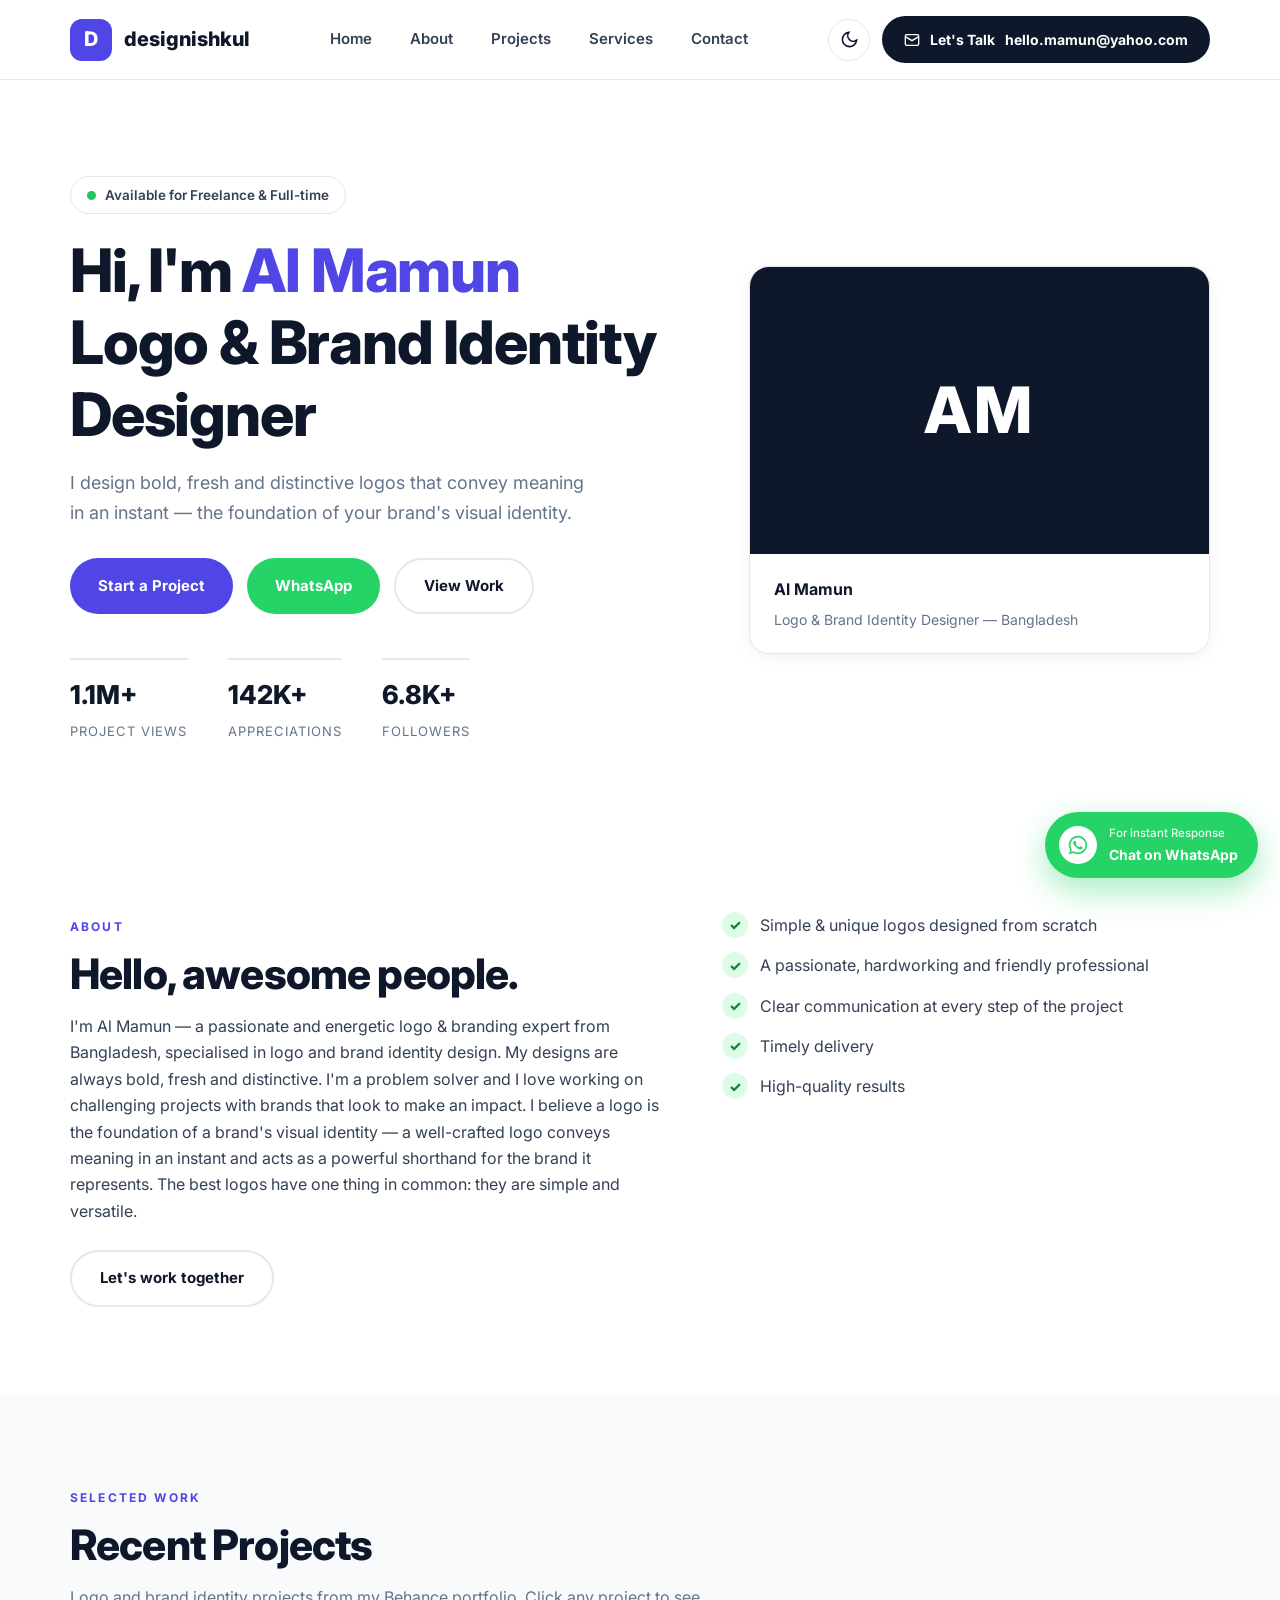
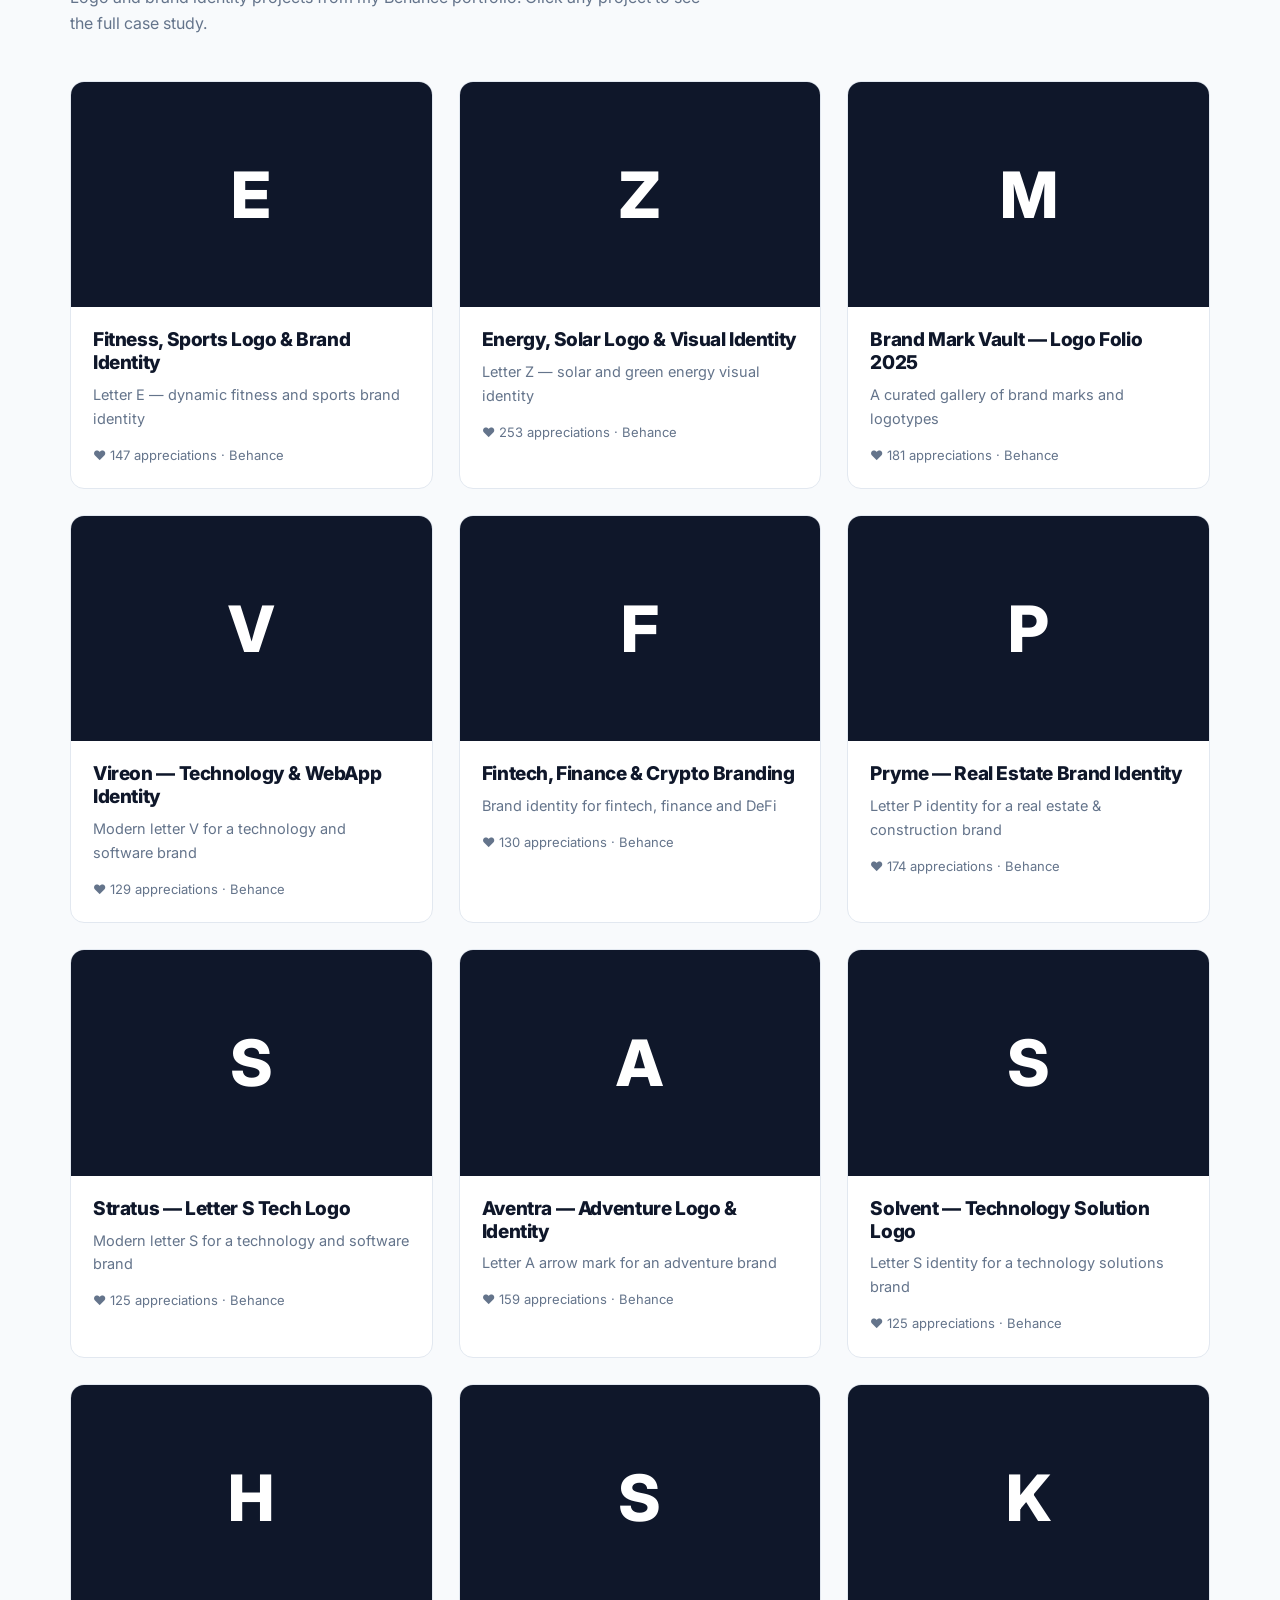
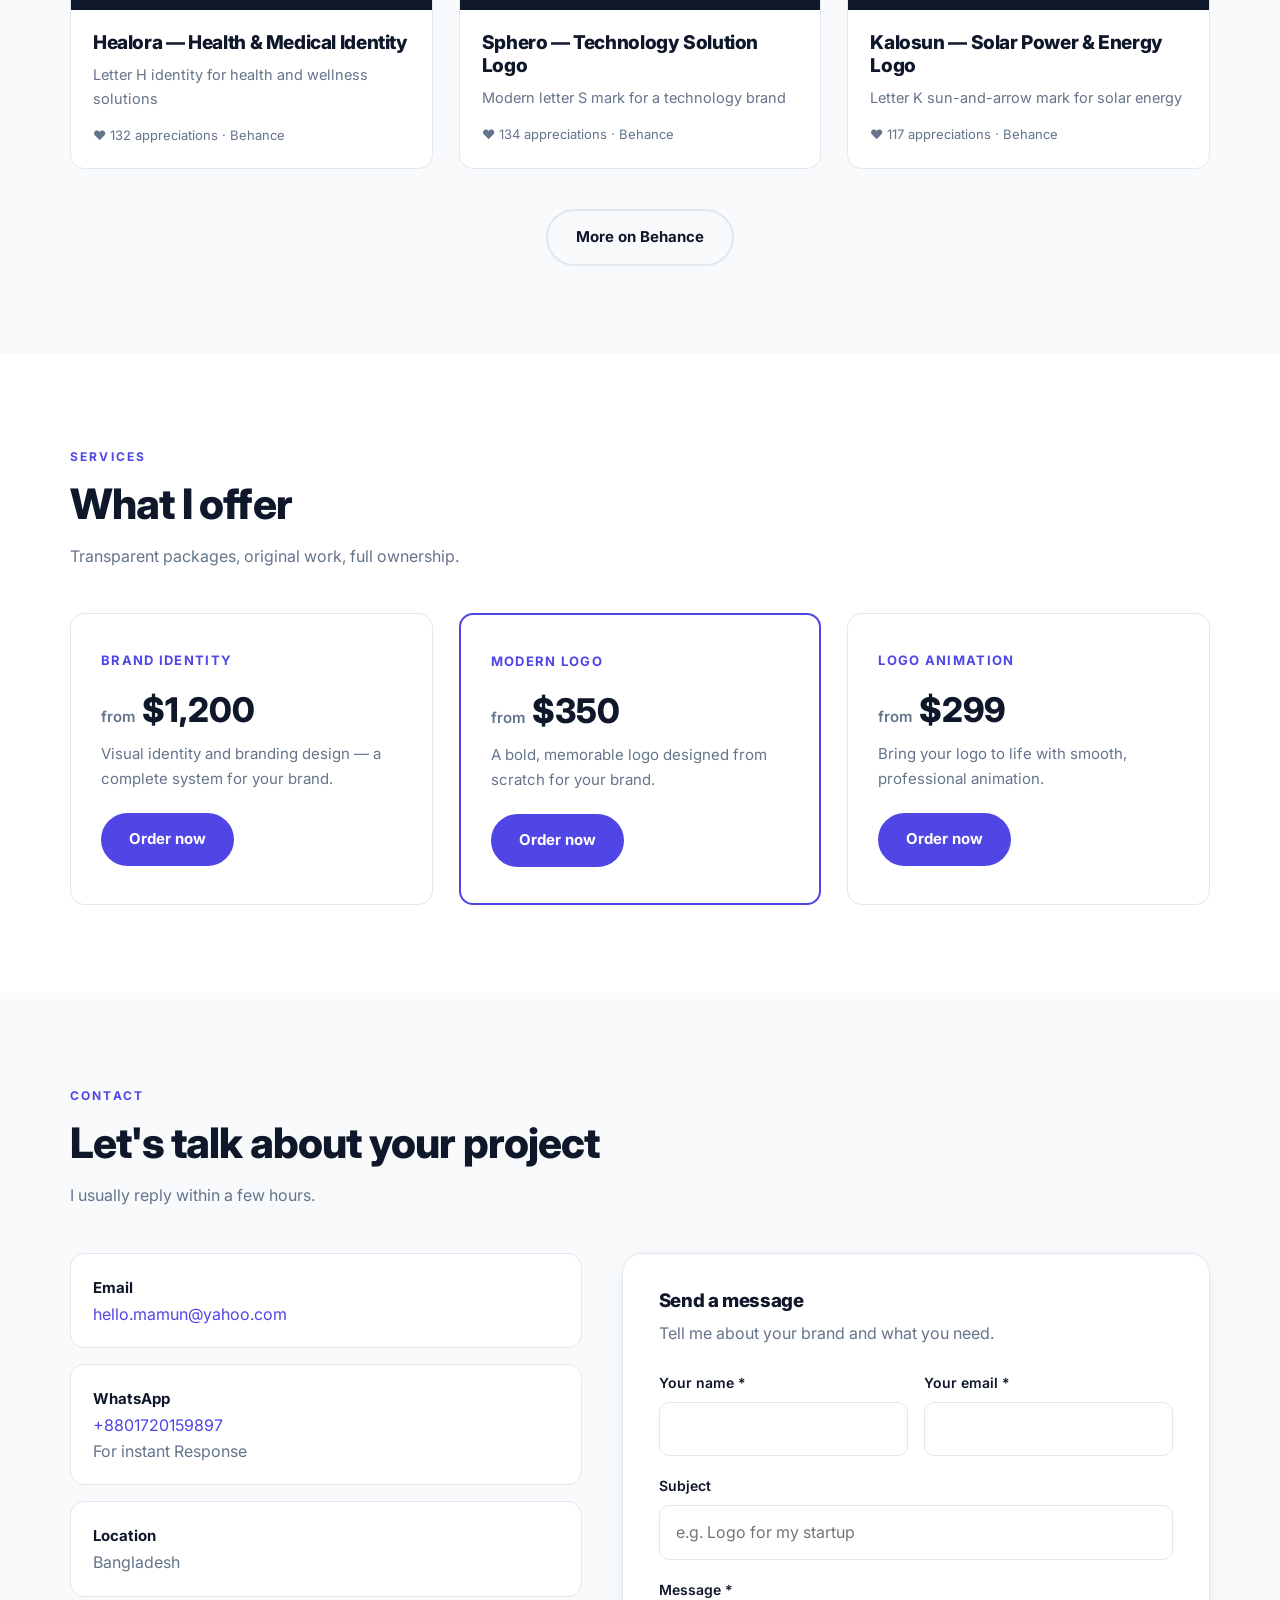
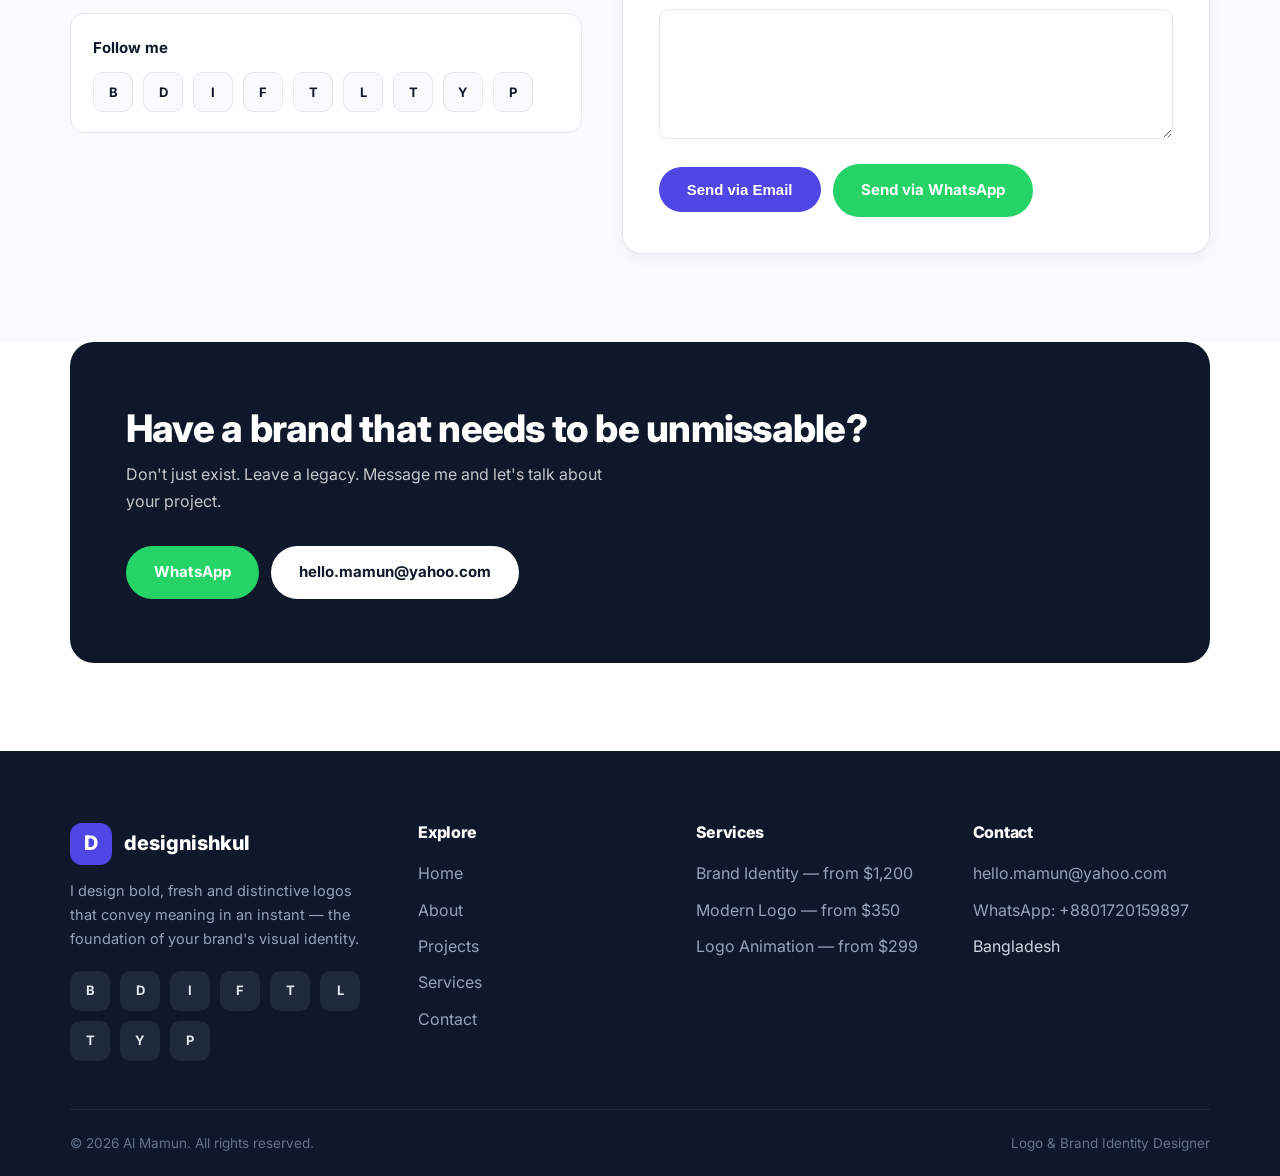
<file: index.html>
<!DOCTYPE html>
<html lang="en">
<head>
<meta charset="UTF-8">
<meta name="viewport" content="width=device-width, initial-scale=1">
<title>Al Mamun — Logo & Brand Identity Designer</title>
<meta name="description" content="Portfolio of Al Mamun (designishkul) — logo and brand identity designer from Bangladesh.">
<script>(function(){try{var t=localStorage.getItem('dk-theme');if(!t){t=window.matchMedia('(prefers-color-scheme: dark)').matches?'dark':'light';}document.documentElement.setAttribute('data-theme',t);}catch(e){document.documentElement.setAttribute('data-theme','light');}})();</script>
<link rel="preconnect" href="https://fonts.googleapis.com">
<link href="https://fonts.googleapis.com/css2?family=Inter:wght@400;500;600;700;800&display=swap" rel="stylesheet">
<link rel="stylesheet" href="styles.css">
<script src="https://identity.netlify.com/v1/netlify-identity-widget.js"></script>
</head>
<body>

<header class="site-header">
  <div class="container navbar">
    <a class="brand" href="#home"><span class="brand-mark">D</span><span id="brandName">designishkul</span></a>
    <button class="nav-toggle" id="navToggle" aria-label="Toggle menu" aria-expanded="false"><span></span><span></span><span></span></button>
    <nav><ul class="nav-menu" id="navMenu">
      <li><a href="#home">Home</a></li>
      <li><a href="#about">About</a></li>
      <li><a href="#projects">Projects</a></li>
      <li><a href="#services">Services</a></li>
      <li><a href="#contact">Contact</a></li>
    </ul></nav>
    <div class="header-actions">
      <button class="theme-toggle" id="themeToggle" type="button" aria-label="Switch light / dark theme" title="Light / Dark">
        <svg class="icon-moon" width="19" height="19" viewBox="0 0 24 24" fill="none" stroke="currentColor" stroke-width="2"><path d="M21 12.8A9 9 0 1 1 11.2 3a7 7 0 0 0 9.8 9.8Z"/></svg>
        <svg class="icon-sun" width="19" height="19" viewBox="0 0 24 24" fill="none" stroke="currentColor" stroke-width="2"><circle cx="12" cy="12" r="4"/><path d="M12 2v2M12 20v2M4.9 4.9l1.4 1.4M17.7 17.7l1.4 1.4M2 12h2M20 12h2M4.9 19.1l1.4-1.4M17.7 6.3l1.4-1.4"/></svg>
      </button>
      <a class="header-cta" id="headerCta" href="mailto:hello.mamun@yahoo.com">
        <svg width="16" height="16" viewBox="0 0 24 24" fill="none" stroke="currentColor" stroke-width="2"><rect x="2" y="4" width="20" height="16" rx="2"/><path d="m22 7-10 6L2 7"/></svg>
        <span>Let's Talk</span><span class="cta-mail" id="ctaMail">hello.mamun@yahoo.com</span>
      </a>
    </div>
  </div>
</header>

<main>
  <!-- HERO -->
  <section class="hero" id="home">
    <div class="container hero-inner">
      <div>
        <p class="badge"><span class="dot"></span><span id="heroBadge">Available for Freelance & Full-time</span></p>
        <h1>Hi, I'm <span class="accent" id="heroName">Al Mamun</span><br><span id="heroHeading">Logo & Brand Identity Designer</span></h1>
        <p class="lead" id="heroSubtitle"></p>
        <div class="hero-actions">
          <a class="btn btn-primary" href="#contact">Start a Project</a>
          <a class="btn btn-wa" id="heroWa" href="#" target="_blank" rel="noopener">WhatsApp</a>
          <a class="btn btn-outline" href="#projects">View Work</a>
        </div>
        <div class="hero-stats" id="heroStats"></div>
      </div>
      <div class="hero-card">
        <div class="ph">AM</div>
        <div class="body"><b id="cardName">Al Mamun</b><p id="cardRole">Logo & Brand Identity Designer — Bangladesh</p></div>
      </div>
    </div>
  </section>

  <!-- ABOUT -->
  <section class="section" id="about">
    <div class="container about-grid">
      <div>
        <span class="eyebrow">About</span>
        <h2 class="section-title" id="aboutHeading"></h2>
        <p class="prose" id="aboutText"></p>
        <a class="btn btn-outline" href="#contact">Let's work together</a>
      </div>
      <ul class="check-list" id="aboutChecklist"></ul>
    </div>
  </section>

  <!-- PROJECTS -->
  <section class="section section-alt" id="projects">
    <div class="container">
      <span class="eyebrow">Selected work</span>
      <h2 class="section-title">Recent Projects</h2>
      <p class="section-sub">Logo and brand identity projects from my Behance portfolio. Click any project to see the full case study.</p>
      <div class="grid-3" id="projectGrid"></div>
      <div style="text-align:center;margin-top:40px">
        <a class="btn btn-outline" href="https://www.behance.net/designishkul" target="_blank" rel="noopener">More on Behance</a>
      </div>
    </div>
  </section>

  <!-- SERVICES -->
  <section class="section" id="services">
    <div class="container">
      <span class="eyebrow">Services</span>
      <h2 class="section-title">What I offer</h2>
      <p class="section-sub">Transparent packages, original work, full ownership.</p>
      <div class="grid-3" id="serviceGrid"></div>
    </div>
  </section>

  <!-- CONTACT -->
  <section class="section section-alt" id="contact">
    <div class="container">
      <span class="eyebrow">Contact</span>
      <h2 class="section-title">Let's talk about your project</h2>
      <p class="section-sub">I usually reply within a few hours.</p>
      <div class="contact-grid">
        <div class="contact-cards">
          <div class="contact-card"><div><b>Email</b><br><a id="contactEmail" href="mailto:hello.mamun@yahoo.com">hello.mamun@yahoo.com</a></div></div>
          <div class="contact-card"><div><b>WhatsApp</b><br><a id="contactWa" href="#" target="_blank" rel="noopener"></a><br><span class="muted" id="contactWaLabel">For instant Response</span></div></div>
          <div class="contact-card"><div><b>Location</b><br><span class="muted" id="contactLocation">Bangladesh</span></div></div>
          <div class="contact-card"><div><b>Follow me</b><div class="social-row" id="socialRow"></div></div></div>
        </div>
        <div class="form-card">
          <h3 style="margin-bottom:8px">Send a message</h3>
          <p class="muted" style="margin-bottom:24px">Tell me about your brand and what you need.</p>
          <form id="contactForm">
            <div class="form-row">
              <div class="field"><label for="cfName">Your name *</label><input id="cfName" required></div>
              <div class="field"><label for="cfEmail">Your email *</label><input id="cfEmail" type="email" required></div>
            </div>
            <div class="field"><label for="cfSubject">Subject</label><input id="cfSubject" placeholder="e.g. Logo for my startup"></div>
            <div class="field"><label for="cfMessage">Message *</label><textarea id="cfMessage" required></textarea></div>
            <button class="btn btn-primary" type="submit">Send via Email</button>
            <a class="btn btn-wa" id="formWa" href="#" target="_blank" rel="noopener" style="margin-left:8px">Send via WhatsApp</a>
          </form>
        </div>
      </div>
    </div>
  </section>

  <!-- CTA -->
  <section class="section" style="padding-top:0">
    <div class="container">
      <div class="cta-band">
        <div>
          <h2>Have a brand that needs to be unmissable?</h2>
          <p>Don't just exist. Leave a legacy. Message me and let's talk about your project.</p>
        </div>
        <div style="display:flex;gap:12px;flex-wrap:wrap">
          <a class="btn btn-wa" id="ctaWa" href="#" target="_blank" rel="noopener">WhatsApp</a>
          <a class="btn btn-light" id="ctaEmailBtn" href="mailto:hello.mamun@yahoo.com">hello.mamun@yahoo.com</a>
        </div>
      </div>
    </div>
  </section>
</main>

<footer class="site-footer">
  <div class="container">
    <div class="footer-grid">
      <div>
        <a class="brand" href="#home" style="color:#fff"><span class="brand-mark">D</span><span id="footerBrand">designishkul</span></a>
        <p class="footer-about" id="footerAbout"></p>
        <div class="social-row" id="footerSocials"></div>
      </div>
      <div>
        <h4>Explore</h4>
        <ul class="footer-links">
          <li><a href="#home">Home</a></li>
          <li><a href="#about">About</a></li>
          <li><a href="#projects">Projects</a></li>
          <li><a href="#services">Services</a></li>
          <li><a href="#contact">Contact</a></li>
        </ul>
      </div>
      <div>
        <h4>Services</h4>
        <ul class="footer-links" id="footerServices"></ul>
      </div>
      <div>
        <h4>Contact</h4>
        <ul class="footer-links">
          <li><a id="footerEmail" href="mailto:hello.mamun@yahoo.com">hello.mamun@yahoo.com</a></li>
          <li><a id="footerWa" href="#" target="_blank" rel="noopener"></a></li>
          <li><span id="footerLocation">Bangladesh</span></li>
        </ul>
      </div>
    </div>
    <div class="footer-bottom">
      <span>© <span id="year"></span> <span id="footerName">Al Mamun</span>. All rights reserved.</span>
      <span>Logo & Brand Identity Designer</span>
    </div>
  </div>
</footer>

<!-- Floating WhatsApp -->
<a class="wa-float" id="waFloat" href="#" target="_blank" rel="noopener" aria-label="WhatsApp">
  <span class="wa-ico"><svg width="22" height="22" viewBox="0 0 24 24" fill="#25d366"><path d="M12 2a10 10 0 0 0-8.6 15.1L2 22l5-1.3A10 10 0 1 0 12 2Zm0 18.2a8.2 8.2 0 0 1-4.2-1.1l-.3-.2-3 .8.8-2.9-.2-.3A8.2 8.2 0 1 1 12 20.2Zm4.6-6.1c-.3-.1-1.5-.7-1.7-.8-.2-.1-.4-.1-.6.1l-.8 1c-.1.2-.3.2-.5.1a6.7 6.7 0 0 1-3.3-2.9c-.3-.4 0-.5.1-.7l.4-.5c.1-.2.1-.3 0-.5l-.8-1.9c-.2-.5-.4-.4-.6-.4h-.5c-.2 0-.5.2-.7.3-.9.9-1.1 2.2-.2 3.9a11.6 11.6 0 0 0 4.5 4.2c1.7.8 2.4.9 3.2.7.5-.1 1.5-.6 1.7-1.2.2-.6.2-1.1.1-1.2 0-.1-.2-.1-.4-.2Z"/></svg></span>
  <span><small id="waFloatLabel">For instant Response</small>Chat on WhatsApp</span>
</a>

<script src="app.js"></script>
<script>
  if (window.netlifyIdentity) {
    window.netlifyIdentity.on('init', function (user) {
      if (!user) {
        window.netlifyIdentity.on('login', function () { document.location.href = '/admin/'; });
      }
    });
  }
</script>
</body>
</html>
</file>
<file: styles.css>
/* Designishkul — clean & minimal portfolio (light/dark) */
*,*::before,*::after{box-sizing:border-box;margin:0;padding:0}
:root{
  --ink:#0f172a; --ink-soft:#334155; --muted:#64748b;
  --bg:#ffffff; --bg-alt:#f8fafc; --surface:#ffffff;
  --header-bg:rgba(255,255,255,.92); --line:#e2e8f0;
  --accent:#4f46e5; --accent-dark:#4338ca; --wa:#25d366;
  --radius:14px; --shadow:0 4px 16px rgba(15,23,42,.05);
  --font:'Inter',-apple-system,BlinkMacSystemFont,'Segoe UI',Roboto,Arial,sans-serif;
}
[data-theme="dark"]{
  --ink:#f1f5f9; --ink-soft:#cbd5e1; --muted:#94a3b8;
  --bg:#0b1120; --bg-alt:#0f172a; --surface:#111c33;
  --header-bg:rgba(11,17,32,.92); --line:#1e293b;
  --accent:#818cf8; --accent-dark:#a5b4fc;
  --shadow:0 4px 16px rgba(0,0,0,.35);
}
html{scroll-behavior:smooth}
body{font-family:var(--font);color:var(--ink);background:var(--bg);line-height:1.65;font-size:16px;-webkit-font-smoothing:antialiased;transition:background .25s,color .25s}
a{color:var(--accent);text-decoration:none}
a:hover{color:var(--accent-dark)}
h1,h2,h3,h4{line-height:1.2;font-weight:800;letter-spacing:-.02em}
img{max-width:100%;display:block}
.container{width:min(1140px,92%);margin:0 auto}
.section{padding:88px 0}
.section-alt{background:var(--bg-alt)}
.eyebrow{display:inline-block;font-size:12px;font-weight:700;letter-spacing:.18em;text-transform:uppercase;color:var(--accent);margin-bottom:12px}
.section-title{font-size:clamp(28px,4vw,42px);margin-bottom:14px}
.section-sub{color:var(--muted);max-width:640px;margin-bottom:44px}
.muted{color:var(--muted)}
.prose{color:var(--ink-soft);margin-bottom:26px}

.btn{display:inline-flex;align-items:center;gap:10px;padding:14px 28px;border-radius:999px;font-weight:700;font-size:15px;border:0;cursor:pointer;transition:transform .18s,background .18s,border-color .18s}
.btn-primary{background:var(--accent);color:#fff}
.btn-primary:hover{background:var(--accent-dark);color:#fff;transform:translateY(-2px)}
.btn-outline{background:transparent;color:var(--ink);border:2px solid var(--line)}
.btn-outline:hover{border-color:var(--accent);color:var(--accent);transform:translateY(-2px)}
.btn-wa{background:var(--wa);color:#fff}
.btn-wa:hover{background:#1eb856;color:#fff;transform:translateY(-2px)}
.btn-light{background:var(--surface);color:var(--ink)}

/* Header */
.site-header{position:sticky;top:0;z-index:100;background:var(--header-bg);backdrop-filter:blur(12px);border-bottom:1px solid var(--line)}
.navbar{display:flex;align-items:center;justify-content:space-between;gap:16px;padding:16px 0}
.brand{display:flex;align-items:center;gap:12px;font-weight:800;font-size:20px;color:var(--ink)}
.brand:hover{color:var(--ink)}
.brand-mark{width:42px;height:42px;border-radius:12px;background:var(--accent);color:#fff;display:flex;align-items:center;justify-content:center;font-weight:800;font-size:20px;flex:none}
.nav-menu{display:flex;list-style:none;gap:6px;align-items:center}
.nav-menu a{display:block;padding:10px 16px;border-radius:999px;color:var(--ink-soft);font-weight:600;font-size:15px}
.nav-menu a:hover{background:var(--bg-alt);color:var(--accent)}
.header-actions{display:flex;align-items:center;gap:12px}
.header-cta{display:inline-flex;align-items:center;gap:10px;background:var(--ink);color:var(--bg);padding:12px 22px;border-radius:999px;font-weight:700;font-size:14px;white-space:nowrap}
.header-cta:hover{background:var(--accent);color:#fff;transform:translateY(-2px)}
.theme-toggle{width:42px;height:42px;border-radius:50%;border:1.5px solid var(--line);background:transparent;color:var(--ink);cursor:pointer;display:inline-flex;align-items:center;justify-content:center;flex:none}
.theme-toggle:hover{border-color:var(--accent)}
.theme-toggle .icon-sun{display:none}
[data-theme="dark"] .theme-toggle .icon-sun{display:block}
[data-theme="dark"] .theme-toggle .icon-moon{display:none}
.nav-toggle{display:none;background:none;border:0;cursor:pointer;padding:10px}
.nav-toggle span{display:block;width:26px;height:2px;background:var(--ink);margin:6px 0;border-radius:2px}

/* Hero */
.hero{padding:96px 0 80px}
.hero-inner{display:grid;grid-template-columns:1.15fr .85fr;gap:56px;align-items:center}
.badge{display:inline-flex;align-items:center;gap:9px;font-size:13.5px;font-weight:600;color:var(--ink-soft);border:1px solid var(--line);border-radius:999px;padding:7px 16px}
.badge .dot{width:9px;height:9px;border-radius:50%;background:#22c55e;flex:none}
.hero h1{font-size:clamp(36px,5.2vw,60px);margin:20px 0 18px}
.hero h1 .accent{color:var(--accent)}
.lead{font-size:18px;color:var(--muted);max-width:520px;margin-bottom:30px}
.hero-actions{display:flex;gap:14px;flex-wrap:wrap;margin-bottom:44px}
.hero-stats{display:flex;gap:40px;flex-wrap:wrap}
.hero-stats .stat{border-top:2px solid var(--line);padding-top:14px}
.hero-stats b{display:block;font-size:26px;font-weight:800}
.hero-stats span{font-size:13px;color:var(--muted);text-transform:uppercase;letter-spacing:.08em}
.hero-card{background:var(--surface);border:1px solid var(--line);border-radius:20px;box-shadow:var(--shadow);overflow:hidden}
.hero-card .ph{aspect-ratio:16/10;background:var(--ink);display:flex;align-items:center;justify-content:center;color:var(--bg);font-size:64px;font-weight:800;letter-spacing:.05em}
.hero-card .body{padding:22px 24px}
.hero-card .body p{color:var(--muted);font-size:14px;margin-top:6px}

/* About */
.about-grid{display:grid;grid-template-columns:1.1fr .9fr;gap:56px;align-items:start}
.check-list{list-style:none;display:grid;gap:14px}
.check-list li{display:flex;gap:12px;align-items:flex-start;color:var(--ink-soft)}
.check-list .tick{flex:none;width:26px;height:26px;border-radius:50%;background:#dcfce7;color:#15803d;display:flex;align-items:center;justify-content:center;font-weight:800;font-size:14px}
[data-theme="dark"] .check-list .tick{background:#052e16;color:#4ade80}

/* Cards */
.grid-3{display:grid;grid-template-columns:repeat(3,1fr);gap:26px}
.card{background:var(--surface);border:1px solid var(--line);border-radius:var(--radius);overflow:hidden;transition:border-color .2s}
.card:hover{border-color:var(--accent)}
.card .thumb{aspect-ratio:16/10;background:var(--ink);color:var(--bg);display:flex;align-items:center;justify-content:center;font-size:64px;font-weight:800}
.card .pad{padding:22px}
.card .pad h3{font-size:19px;margin-bottom:8px}
.card .pad h3 a{color:var(--ink)}
.card .pad p{color:var(--muted);font-size:14.5px}
.card .meta{margin-top:14px;font-size:13px;color:var(--muted)}
.service-card{padding:36px 30px}
.service-card .kicker{font-size:13px;font-weight:700;letter-spacing:.1em;text-transform:uppercase;color:var(--accent)}
.service-card .from{font-size:34px;font-weight:800;margin:10px 0 4px}
.service-card .from small{font-size:15px;color:var(--muted);font-weight:600}
.service-card p{color:var(--muted);font-size:15px;margin-bottom:22px}
.service-card.featured{border:2px solid var(--accent)}

/* CTA band */
.cta-band{background:var(--ink);border-radius:24px;padding:64px 56px;color:var(--bg);display:flex;align-items:center;justify-content:space-between;gap:32px;flex-wrap:wrap}
.cta-band h2{font-size:clamp(26px,3.4vw,38px);margin-bottom:10px}
.cta-band p{opacity:.75;max-width:480px}

/* Contact */
.contact-grid{display:grid;grid-template-columns:1fr 1.15fr;gap:40px;align-items:start}
.contact-cards{display:grid;gap:16px}
.contact-card{background:var(--surface);border:1px solid var(--line);border-radius:var(--radius);padding:20px 22px}
.contact-card b{font-size:15px}
.contact-card a{word-break:break-all}
.form-card{background:var(--surface);border:1px solid var(--line);border-radius:20px;padding:36px;box-shadow:var(--shadow)}
.form-row{display:grid;grid-template-columns:1fr 1fr;gap:16px}
.field{margin-bottom:18px}
.field label{display:block;font-weight:600;font-size:14px;margin-bottom:8px}
.field input,.field textarea{width:100%;padding:13px 16px;border:1.5px solid var(--line);border-radius:10px;font:inherit;background:var(--surface);color:var(--ink)}
.field input:focus,.field textarea:focus{outline:none;border-color:var(--accent)}
.field textarea{min-height:130px;resize:vertical}

/* Footer */
.site-footer{background:#0f172a;color:#cbd5e1}
.footer-grid{display:grid;grid-template-columns:1.3fr 1fr 1fr 1fr;gap:40px;padding:72px 0 48px}
.site-footer h4{color:#fff;font-size:16px;margin-bottom:18px}
.site-footer a{color:#94a3b8}
.site-footer a:hover{color:#fff}
.footer-about{color:#94a3b8;font-size:14.5px;margin:14px 0 20px;max-width:300px}
.footer-links{list-style:none;display:grid;gap:10px}
.social-row{display:flex;gap:10px;flex-wrap:wrap;margin-top:12px}
.social-row a{min-width:40px;height:40px;padding:0 10px;border-radius:10px;background:#1e293b;color:#e2e8f0;display:inline-flex;align-items:center;justify-content:center;font-weight:700;font-size:13px}
.social-row a:hover{background:var(--accent);color:#fff}
.contact-card .social-row a{background:var(--bg-alt);color:var(--ink);border:1px solid var(--line)}
.footer-bottom{border-top:1px solid #1e293b;padding:22px 0;display:flex;justify-content:space-between;gap:12px;flex-wrap:wrap;font-size:13.5px;color:#64748b}

/* Floating WhatsApp */
.wa-float{position:fixed;right:22px;bottom:22px;z-index:200;display:flex;align-items:center;gap:12px;background:var(--wa);color:#fff;padding:12px 20px 12px 14px;border-radius:999px;box-shadow:0 12px 32px rgba(37,211,102,.42);font-weight:700;font-size:14px;transition:transform .18s}
.wa-float:hover{transform:translateY(-3px);color:#fff}
.wa-float .wa-ico{width:38px;height:38px;border-radius:50%;background:#fff;display:flex;align-items:center;justify-content:center;flex:none}
.wa-float small{display:block;font-weight:500;font-size:11.5px;opacity:.92}

@media(max-width:960px){
  .hero-inner,.about-grid,.contact-grid{grid-template-columns:1fr}
  .grid-3{grid-template-columns:repeat(2,1fr)}
  .footer-grid{grid-template-columns:1fr 1fr}
  .nav-toggle{display:block}
  .nav-menu{position:absolute;top:100%;left:0;right:0;background:var(--bg);flex-direction:column;align-items:stretch;padding:12px 4%;border-bottom:1px solid var(--line);display:none;gap:0}
  .nav-menu.open{display:flex}
  .header-cta .cta-mail{display:none}
  .site-header .navbar{position:relative}
}
@media(max-width:620px){
  .grid-3{grid-template-columns:1fr}
  .form-row{grid-template-columns:1fr}
  .section{padding:64px 0}
  .cta-band{padding:44px 28px}
  .footer-grid{grid-template-columns:1fr}
  .wa-float{padding:10px 14px 10px 10px;font-size:12.5px;right:14px;bottom:14px}
  .header-cta{padding:10px 16px;font-size:13px}
}
</file>
